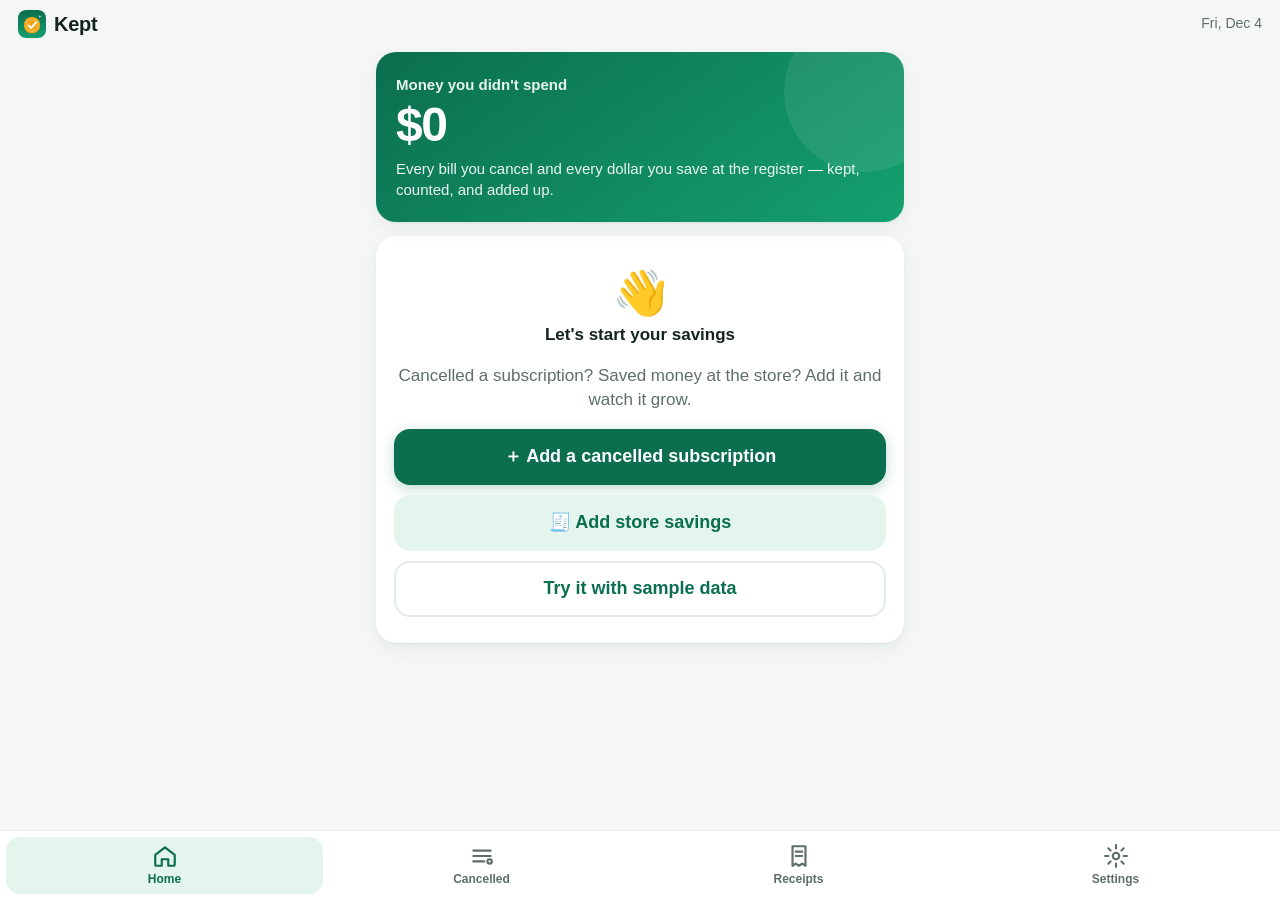
<file: index.html>
<!doctype html>
<html lang="en">
<head>
<meta charset="utf-8">
<meta name="viewport" content="width=device-width, initial-scale=1, viewport-fit=cover">
<title>Kept</title>
<meta name="description" content="Personal savings tracker">
<meta name="robots" content="noindex, nofollow">
<meta name="theme-color" content="#0b6e4f">
<meta name="apple-mobile-web-app-capable" content="yes">
<meta name="mobile-web-app-capable" content="yes">
<meta name="apple-mobile-web-app-status-bar-style" content="default">
<meta name="apple-mobile-web-app-title" content="Kept">
<link rel="manifest" href="manifest.webmanifest">
<link rel="icon" href="icons/icon-192.png">
<link rel="apple-touch-icon" href="icons/apple-touch-icon.png">
<link rel="stylesheet" href="styles.css">
</head>
<body>
<header class="topbar">
  <div class="brand"><img src="icons/icon-192.png" alt=""><span id="appName">Kept</span></div>
  <div class="today" id="todayLabel"></div>
</header>
<main id="view" aria-live="polite"></main>
<nav class="tabbar" id="tabbar">
  <a href="#home" data-tab="home"><svg viewBox="0 0 24 24"><path d="M3 11l9-7 9 7v9a1 1 0 0 1-1 1h-5v-6H9v6H4a1 1 0 0 1-1-1z"/></svg><span>Home</span></a>
  <a href="#subs" data-tab="subs"><svg viewBox="0 0 24 24"><path d="M4 7h16M4 12h16M4 17h10"/><circle cx="19" cy="17" r="2"/></svg><span>Cancelled</span></a>
  <a href="#receipts" data-tab="receipts"><svg viewBox="0 0 24 24"><path d="M6 3h12v18l-3-2-3 2-3-2-3 2zM9 8h6M9 12h6"/></svg><span>Receipts</span></a>
  <a href="#settings" data-tab="settings"><svg viewBox="0 0 24 24"><circle cx="12" cy="12" r="3"/><path d="M12 2v3M12 19v3M2 12h3M19 12h3M4.9 4.9l2.1 2.1M17 17l2.1 2.1M4.9 19.1L7 17M17 7l2.1-2.1"/></svg><span>Settings</span></a>
</nav>
<div class="sheet-backdrop" id="backdrop" hidden></div>
<section class="sheet" id="sheet" role="dialog" aria-modal="true" hidden></section>
<div class="toast" id="toast" hidden></div>
<!-- File inputs live outside #view so a re-render (e.g. when Android returns from the file picker) can't destroy them mid-pick. No accept filter: Android mislabels CSV/OFX types. -->
<input type="file" id="stmtFile" multiple hidden>
<input type="file" id="importFile" hidden>
<script src="core.js"></script>
<script src="cancel-directory.js"></script>
<script src="statement.js"></script>
<script src="config.js"></script>
<script src="demo-bank.js"></script>
<script src="bank.js"></script>
<script src="app.js"></script>
</body>
</html>
</file>
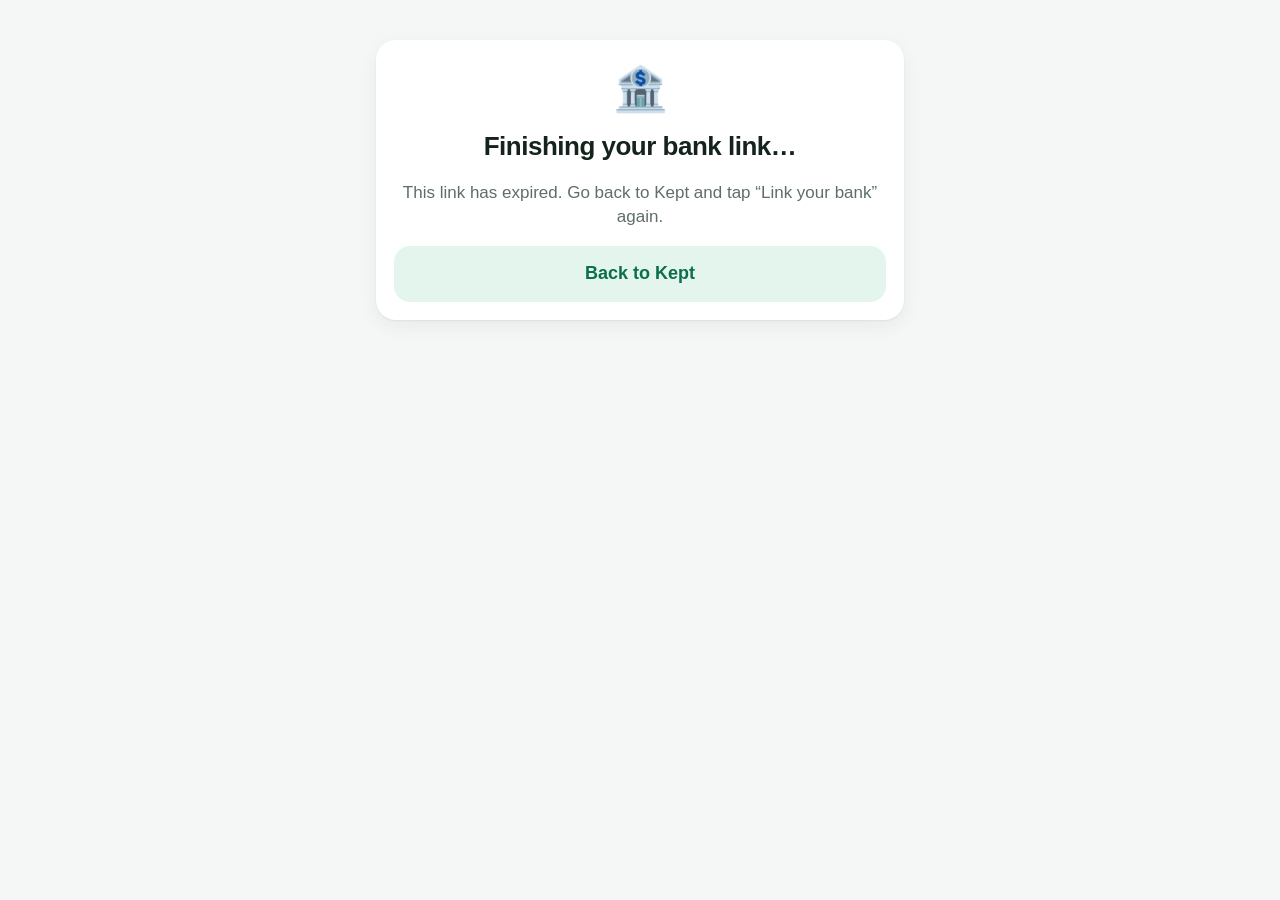
<file: oauth.html>
<!doctype html>
<html lang="en"><head><meta charset="utf-8"><meta name="viewport" content="width=device-width, initial-scale=1">
<meta name="robots" content="noindex, nofollow"><meta name="theme-color" content="#0b6e4f"><title>Kept — finishing bank link</title>
<link rel="stylesheet" href="styles.css"></head>
<body><main id="view" style="padding-top:40px">
  <div class="card" style="text-align:center"><div style="font-size:44px">🏦</div><h2 style="margin:8px 0">Finishing your bank link…</h2>
  <p class="muted" id="msg">Your bank sent you back to Kept. One moment.</p>
  <a class="btn secondary" href="./#settings" id="back" hidden>Back to Kept</a></div>
</main>
<script src="https://cdn.plaid.com/link/v2/stable/link-initialize.js"></script>
<script>
/* Plaid OAuth redirect target (REDIRECT_URI). Resumes Plaid Link with the same link token, then hands the
   one-time public token back to the app (which exchanges it with the Kept bank server). */
(function () {
  const msg = t => { document.getElementById('msg').textContent = t; document.getElementById('back').hidden = false; };
  const token = localStorage.getItem('kept.linkToken');
  if (!token) return msg('This link has expired. Go back to Kept and tap “Link your bank” again.');
  if (!window.Plaid) return msg("Couldn't load Plaid. Check your internet and try again from Kept.");
  const handler = Plaid.create({
    token, receivedRedirectUri: window.location.href,
    onSuccess: (publicToken, meta) => {
      localStorage.removeItem('kept.linkToken');
      localStorage.setItem('kept.oauthResult', JSON.stringify({ publicToken, meta: { institution: meta.institution, accounts: (meta.accounts || []).map(a => ({ id: a.id, name: a.name, mask: a.mask })) } }));
      location.replace('./#find');
    },
    onExit: err => { localStorage.removeItem('kept.linkToken'); location.replace('./#settings'); },
  });
  handler.open();
})();
</script></body></html>
</file>
<file: styles.css>
:root{
  --bg:#f4f7f5; --card:#fff; --ink:#14231c; --muted:#5f6f67; --line:#e3ebe6;
  --green:#0b6e4f; --green2:#14a06f; --mint:#e3f5ec; --gold:#f2a516; --goldbg:#fff4dc;
  --blue:#2f6fde; --bluebg:#e7efff; --red:#c8423b;
  --r:20px; --shadow:0 1px 2px rgba(16,40,28,.06),0 6px 20px rgba(16,40,28,.06);
  --safe-b:env(safe-area-inset-bottom,0px); --safe-t:env(safe-area-inset-top,0px);
}
*{box-sizing:border-box;-webkit-tap-highlight-color:transparent}
html,body{margin:0;background:var(--bg);color:var(--ink);font:17px/1.4 -apple-system,BlinkMacSystemFont,"SF Pro Text","Segoe UI",Roboto,Helvetica,Arial,sans-serif}
body{padding-bottom:calc(84px + var(--safe-b));min-height:100vh}
button,input,select,textarea{font:inherit;color:inherit}
.topbar{position:sticky;top:0;z-index:5;display:flex;justify-content:space-between;align-items:center;padding:calc(10px + var(--safe-t)) 18px 10px;background:rgba(244,247,245,.92);backdrop-filter:blur(10px);-webkit-backdrop-filter:blur(10px)}
.brand{display:flex;align-items:center;gap:8px;font-weight:800;font-size:20px;letter-spacing:-.3px}
.brand img{width:28px;height:28px;border-radius:8px}
.today{font-size:14px;color:var(--muted)}
main{padding:4px 16px 24px;max-width:560px;margin:0 auto}
h2{font-size:26px;margin:8px 4px 14px;letter-spacing:-.5px}
h3{font-size:17px;margin:0 0 10px}
.card{background:var(--card);border-radius:var(--r);box-shadow:var(--shadow);padding:18px;margin-bottom:14px}
.hero{background:linear-gradient(145deg,#0b6e4f,#14a06f);color:#fff;padding:22px 20px;position:relative;overflow:hidden}
.hero:after{content:"";position:absolute;right:-40px;top:-40px;width:160px;height:160px;border-radius:50%;background:rgba(255,255,255,.08)}
.hero .label{font-size:15px;opacity:.9;font-weight:600}
.hero .big{font-size:48px;font-weight:800;letter-spacing:-1.5px;line-height:1.1;margin:4px 0 6px;font-variant-numeric:tabular-nums}
.hero .sub{font-size:15px;opacity:.92}
.pill{display:inline-flex;align-items:center;gap:6px;background:rgba(255,255,255,.18);border-radius:999px;padding:6px 12px;font-size:14px;margin-top:12px;font-weight:600}
.split{display:grid;grid-template-columns:1fr 1fr;gap:12px;margin-bottom:14px}
.tile{border-radius:var(--r);padding:16px;box-shadow:var(--shadow);background:var(--card);display:block;text-decoration:none;color:inherit}
.tile .k{font-size:14px;font-weight:700;display:flex;align-items:center;gap:6px}
.tile .v{font-size:26px;font-weight:800;letter-spacing:-.5px;margin-top:6px;font-variant-numeric:tabular-nums}
.tile .s{font-size:13px;color:var(--muted)}
.tile.subs .k{color:var(--blue)} .tile.rec .k{color:#b77400}
.dot{width:10px;height:10px;border-radius:50%;display:inline-block}
.dot.subs{background:var(--blue)} .dot.rec{background:var(--gold)}
.bar{height:14px;background:var(--line);border-radius:99px;overflow:hidden;margin:12px 0 8px;display:flex}
.bar i{display:block;height:100%}
.bar .b1{background:var(--blue)} .bar .b2{background:var(--gold)}
.goal-top{display:flex;justify-content:space-between;align-items:flex-start;gap:10px}
.goal-name{font-size:19px;font-weight:800}
.goal-pct{font-size:28px;font-weight:800;color:var(--green)}
.muted{color:var(--muted)} .small{font-size:14px}
.ok{color:var(--green);font-weight:700} .warn{color:#b05c00;font-weight:700}
.row{display:flex;align-items:center;gap:12px;padding:12px 0;border-top:1px solid var(--line)}
.row:first-of-type{border-top:0}
.row .grow{flex:1;min-width:0}
.row .t{font-weight:700;white-space:nowrap;overflow:hidden;text-overflow:ellipsis}
.row .amt{font-weight:800;font-variant-numeric:tabular-nums;text-align:right}
.badge{width:44px;height:44px;border-radius:14px;display:grid;place-items:center;font-weight:800;font-size:18px;flex:none}
.badge.subs{background:var(--bluebg);color:var(--blue)} .badge.rec{background:var(--goldbg);color:#b77400}
.thumb{width:44px;height:44px;border-radius:12px;object-fit:cover;flex:none;background:var(--line)}
.listbtn{width:100%;text-align:left;background:none;border:0;padding:0;cursor:pointer;display:flex;align-items:center;gap:12px}
.btn{display:flex;align-items:center;justify-content:center;gap:8px;width:100%;min-height:56px;border-radius:16px;border:0;background:var(--green);color:#fff;font-weight:700;font-size:18px;cursor:pointer;box-shadow:0 4px 14px rgba(11,110,79,.25);text-decoration:none}
.btn:active{transform:scale(.98)}
.btn.secondary{background:var(--mint);color:var(--green);box-shadow:none}
.btn.ghost{background:transparent;color:var(--green);box-shadow:none;border:2px solid var(--line)}
.btn.danger{background:#fdecea;color:var(--red);box-shadow:none}
.btn.small{min-height:44px;font-size:16px;width:auto;padding:0 16px}
.btns{display:grid;gap:10px}
.btns.two{grid-template-columns:1fr 1fr}
.proj{display:grid;grid-template-columns:1fr 1fr;gap:10px}
.proj div{background:var(--mint);border-radius:16px;padding:14px}
.proj .v{font-size:24px;font-weight:800;color:var(--green);font-variant-numeric:tabular-nums}
.proj .k{font-size:13px;color:var(--muted);font-weight:600}
.chart svg{width:100%;height:auto;display:block}
.legend{display:flex;gap:14px;font-size:13px;color:var(--muted);margin-top:6px}
.empty{text-align:center;padding:26px 18px}
.empty .emoji{font-size:44px}
.empty p{color:var(--muted)}
.tabbar{position:fixed;left:0;right:0;bottom:0;z-index:10;display:grid;grid-template-columns:repeat(4,1fr);background:rgba(255,255,255,.96);backdrop-filter:blur(10px);-webkit-backdrop-filter:blur(10px);border-top:1px solid var(--line);padding:6px 6px calc(6px + var(--safe-b))}
.tabbar a{display:flex;flex-direction:column;align-items:center;gap:2px;padding:6px 0;min-height:56px;justify-content:center;color:var(--muted);text-decoration:none;font-size:12px;font-weight:600;border-radius:14px}
.tabbar svg{width:26px;height:26px;fill:none;stroke:currentColor;stroke-width:2;stroke-linecap:round;stroke-linejoin:round}
.tabbar a.active{color:var(--green);background:var(--mint)}
/* sheet */
.sheet-backdrop{position:fixed;inset:0;background:rgba(10,25,18,.45);z-index:20}
.sheet{position:fixed;left:0;right:0;bottom:0;z-index:21;background:#fff;border-radius:24px 24px 0 0;max-height:92vh;overflow:auto;padding:10px 18px calc(20px + var(--safe-b));max-width:560px;margin:0 auto;animation:up .22s ease-out}
@keyframes up{from{transform:translateY(40px);opacity:.4}to{transform:none;opacity:1}}
.sheet .grab{position:sticky;top:-10px;z-index:3;height:44px;margin:-10px -18px 0;background:#fff;border-radius:24px 24px 0 0;display:flex;align-items:center;justify-content:center;touch-action:none;cursor:grab}
.sheet .grab::before{content:"";width:48px;height:5px;border-radius:9px;background:#c9d6cf}
.sheet-head,.sheet>h3:first-of-type{touch-action:none}
.sheet{overscroll-behavior:contain;will-change:transform}
.sheet h3{font-size:22px;margin:4px 0 14px}
label.f{display:block;margin-bottom:14px}
label.f>span,div.f>span.lbl{display:block;font-size:14px;font-weight:700;color:var(--muted);margin:0 0 6px 2px}
.f input:not([type=radio]):not([type=checkbox]),.f select{width:100%;max-width:100%;min-height:56px;border:2px solid var(--line);border-radius:14px;padding:0 14px;background:#fbfdfc;font-size:18px;-webkit-appearance:none;appearance:none}
.f input:not([type=radio]):not([type=checkbox]):focus,.f select:focus{outline:0;border-color:var(--green2);background:#fff}
.money{position:relative}
.money:before{content:"$";position:absolute;left:14px;top:50%;transform:translateY(-50%);font-size:20px;font-weight:700;color:var(--muted)}
.money input{padding-left:32px;font-size:24px;font-weight:800}
.hint{font-size:13px;color:var(--muted);margin:6px 2px 0}
.chips{display:flex;flex-wrap:wrap;gap:8px;margin:2px 0 12px}
.chip{border:2px solid var(--line);background:#fff;border-radius:999px;padding:8px 14px;font-size:15px;font-weight:600;cursor:pointer;min-height:40px}
.chip.on{border-color:var(--green2);background:var(--mint);color:var(--green)}
.photo-box{border:2px dashed var(--line);border-radius:16px;padding:12px;margin-bottom:14px;text-align:center}
.photo-box img{max-width:100%;max-height:220px;border-radius:12px;display:block;margin:0 auto 10px}
.ocr{background:var(--mint);border-radius:14px;padding:12px;margin-bottom:14px;font-size:15px}
.progress{height:8px;background:#cfe9db;border-radius:9px;overflow:hidden;margin-top:8px}.progress i{display:block;height:100%;background:var(--green2);width:0;transition:width .2s}
.toast{position:fixed;left:50%;transform:translateX(-50%);bottom:calc(96px + var(--safe-b));background:#14231c;color:#fff;padding:12px 18px;border-radius:14px;z-index:30;font-weight:600;box-shadow:var(--shadow);max-width:90vw;text-align:center}
.note{background:var(--bluebg);border-radius:16px;padding:14px;font-size:15px}
.seg{display:flex;justify-content:space-between;align-items:center}
.full-photo{width:100%;border-radius:14px;margin-bottom:12px}
.total-strip{display:flex;justify-content:space-between;align-items:baseline;margin:0 4px 12px}
.total-strip b{font-size:28px;letter-spacing:-.5px}
.listbtn.row{border-top:1px solid var(--line);padding:14px 0}
.listbtn.row:first-child{border-top:0}

.howto-note{background:var(--goldbg);border-radius:16px;padding:14px;font-size:15px;margin-bottom:14px}
.steps{margin:0;padding-left:22px}
.steps li{margin:8px 0}
.freq{display:inline-block;background:var(--mint);color:var(--green);font-size:12px;font-weight:700;padding:3px 8px;border-radius:999px;text-transform:capitalize}
.find-card{border:2px solid var(--line);border-radius:18px;padding:14px;margin-bottom:12px;background:#fff}
.find-card h4{margin:0 0 4px;font-size:18px}
.find-actions{display:grid;gap:8px;margin-top:12px}
.find-actions .btn{min-height:48px;font-size:16px}
.drop{border:2px dashed var(--green2);background:var(--mint);border-radius:18px;padding:22px 16px;text-align:center;margin-bottom:14px}
.drop strong{display:block;font-size:18px;margin:8px 0 4px}
.searchbox{width:100%;min-height:52px;border:2px solid var(--line);border-radius:14px;padding:0 14px;font-size:17px;margin-bottom:12px;background:#fff}
.cancel-link{display:inline-flex;align-items:center;gap:6px;color:var(--blue);font-weight:700;font-size:14px;text-decoration:none;margin-top:4px}
.cat{font-size:12px;font-weight:700;color:var(--muted);text-transform:uppercase;letter-spacing:.4px;margin:16px 4px 8px}


/* mode chooser: one clean card per option, custom radio dot */
.mode-picks{display:grid;gap:10px;margin-top:8px;min-width:0}
.mode-pick{display:grid;grid-template-columns:26px minmax(0,1fr);column-gap:12px;align-items:start;width:100%;box-sizing:border-box;border:2px solid var(--line);border-radius:16px;padding:14px;cursor:pointer;background:#fff;min-height:56px}
.mode-pick input[type=radio],.pl-acct input[type=radio]{-webkit-appearance:none;appearance:none;box-sizing:border-box;width:24px;height:24px;min-height:0;margin:1px 0 0;padding:0;border:2px solid #9aa9a1;border-radius:50%;background:#fff;flex:none;cursor:pointer;transform:none}
.mode-pick input[type=radio]:checked,.pl-acct input[type=radio]:checked{border-color:var(--green2);background:var(--green2);box-shadow:inset 0 0 0 4px #fff}
.mode-pick input[type=radio]:focus-visible{outline:3px solid rgba(20,160,111,.35);outline-offset:2px}
.mode-pick .mp-text{min-width:0}
.mode-pick .mp-text b{display:block;font-size:17px;line-height:1.3}
.mode-pick .mp-text .hint{margin:4px 0 0}
.mode-pick:has(input:checked),.mode-pick.on{border-color:var(--green2);background:var(--mint)}
input[type=radio],input[type=checkbox]{max-width:none}

.bill-row{padding:12px 0;border-top:1px solid var(--line)}
.bill-row:first-child{border-top:0}
.bill-row .listbtn{width:100%}
.bill-links{display:flex;flex-wrap:wrap;align-items:center;gap:8px 12px;margin:8px 0 0 56px}
.bill-links .cancel-link{margin-top:0}
.bill-links .chip{min-height:36px;padding:6px 12px;font-size:14px}
.sheet-head{display:flex;justify-content:space-between;align-items:center;gap:10px}
.sheet-head h3{margin-right:auto}
.danger-chip{color:var(--red);border-color:#f3c9c5;background:#fff}
.ask{background:#fff8e6;border:2px solid #f2d48a;border-radius:16px;padding:14px;margin-top:14px}
.dup-banner{background:#fff8e6;box-shadow:none;border:2px solid #f2d48a}
.status-ok{background:var(--mint);box-shadow:none}
.status-err{background:#fdecea;box-shadow:none;color:#7a1f1a}
.paste-box{margin-top:12px;border:2px solid var(--line);border-radius:16px;padding:12px 14px;background:#fff}
.paste-box summary{font-weight:700;cursor:pointer;min-height:32px;color:var(--green)}
.paste-box textarea{width:100%;max-width:100%;box-sizing:border-box;border:2px solid var(--line);border-radius:12px;padding:10px;font:15px/1.4 ui-monospace,Menlo,monospace;background:#fbfdfc}
.btn:disabled{opacity:.6}

.tipbox{background:var(--goldbg);border-radius:14px;padding:12px 14px;margin:12px 0 4px;font-size:15px;line-height:1.4}
.tipbox.warn{background:#fff4dc;border:2px solid #f2d48a}
.sess-title{font-weight:800;font-size:17px;margin-bottom:6px}
.sess-file{display:flex;align-items:center;gap:10px;padding:10px 0;border-top:1px solid var(--line)}
.sess-file:first-of-type{border-top:0}
.sess-file .t{font-weight:700;word-break:break-word}
.sess-file.bad .t{color:var(--red)}
.iconbtn{min-width:44px;min-height:44px;border:2px solid var(--line);background:#fff;border-radius:12px;font-size:16px;color:var(--muted)}
.sess-sum{background:var(--mint);border-radius:14px;padding:12px 14px;margin-top:10px;line-height:1.45}
.preview{border:1px solid var(--line);border-radius:12px;overflow:hidden}
.preview .pv{display:grid;grid-template-columns:52px 1fr auto;gap:8px;padding:8px 10px;border-top:1px solid var(--line);font-size:14px;align-items:start}
.preview .pv:first-child{border-top:0}
.preview .d{color:var(--muted)}
.preview .n{word-break:break-word;min-width:0}
.preview .n em{display:block;font-style:normal;font-size:12px;color:var(--muted)}
.preview .a{font-weight:700;white-space:nowrap}
.preview .a.in{color:var(--green)}
.find-h{font-size:18px;margin:18px 0 8px}
.conf{font-size:12px;font-weight:800;padding:3px 8px;border-radius:999px;background:#eee;color:#555;white-space:nowrap}
.conf.hi{background:var(--mint);color:var(--green)}
.find-card.other{background:#fafbfa}
/* ---- bank linking (v1.4.0) ---- */
.bank-card{position:relative}
.bank-card.is-demo{border:2px dashed #e6a700;padding-top:44px}
.demo-ribbon{position:absolute;left:0;right:0;top:0;background:#ffd84d;color:#5a4300;font-weight:900;font-size:12.5px;letter-spacing:.06em;text-align:center;padding:7px 8px;border-radius:14px 14px 0 0}
.plink .demo-ribbon{position:sticky;top:34px;z-index:2;border-radius:10px;margin:0 0 14px}
.demo-note{background:#fff4dc;border:2px solid #f2d48a;border-radius:12px;padding:10px 12px;margin:10px 0 12px;font-size:15px;line-height:1.4}
.bank-sync{margin:8px 0 0;font-size:15px}
details.privacy{margin-top:14px;border-top:1px solid var(--line);padding-top:10px}
details.privacy summary{font-weight:700;cursor:pointer;min-height:36px;display:flex;align-items:center}
details.privacy ul{margin:8px 0 0;padding-left:20px;line-height:1.45;font-size:15px}
details.privacy li{margin-bottom:6px}
.plink-logos{display:flex;align-items:center;justify-content:center;gap:10px;margin:6px 0 10px}
.pl-app{width:52px;height:52px;border-radius:14px;background:var(--green,#0b6e4f);color:#fff;display:flex;align-items:center;justify-content:center;font-weight:900;font-size:24px}
.pl-app.pl-plaid{background:#111}
.pl-dots{color:var(--muted);font-size:22px}
.pl-h{font-size:21px;line-height:1.3;margin:6px 0 14px}
.pl-pt{display:flex;gap:12px;align-items:flex-start;margin:0 0 12px;font-size:16px}
.pl-pt>span:first-child{font-size:22px}
.pl-search{width:100%;margin-bottom:10px}
.pl-banks{display:flex;flex-direction:column;gap:8px}
.pl-bank{display:flex;gap:12px;align-items:center;text-align:left;background:#fff;border:2px solid var(--line);border-radius:14px;padding:10px 12px;font-size:16px;font-weight:700;min-height:60px;color:inherit}
.pl-bank[hidden]{display:none}
.pl-logo{width:40px;height:40px;border-radius:10px;display:flex;align-items:center;justify-content:center;font-size:20px;flex:none}
.pl-bankhead{display:flex;gap:10px;align-items:center;margin-bottom:6px}
.pl-l{display:block;font-weight:700;margin:12px 0 0}
.pl-l input{display:block;width:100%;margin-top:6px}
.pl-err{color:var(--red);font-weight:700;margin:10px 0 0}
.pl-acct{display:flex;gap:12px;align-items:center;border:2px solid var(--line);border-radius:14px;padding:12px;margin-bottom:8px}
.pl-acct:has(input:checked){border-color:var(--green,#0b6e4f);background:var(--mint)}
.pl-spin{width:46px;height:46px;border-radius:50%;border:5px solid var(--line);border-top-color:var(--green,#0b6e4f);margin:30px auto 16px;animation:plspin .8s linear infinite}
@keyframes plspin{to{transform:rotate(360deg)}}
.plink code{background:#fff;padding:1px 6px;border-radius:6px;font-weight:700}
.toast{pointer-events:none}
</file>
